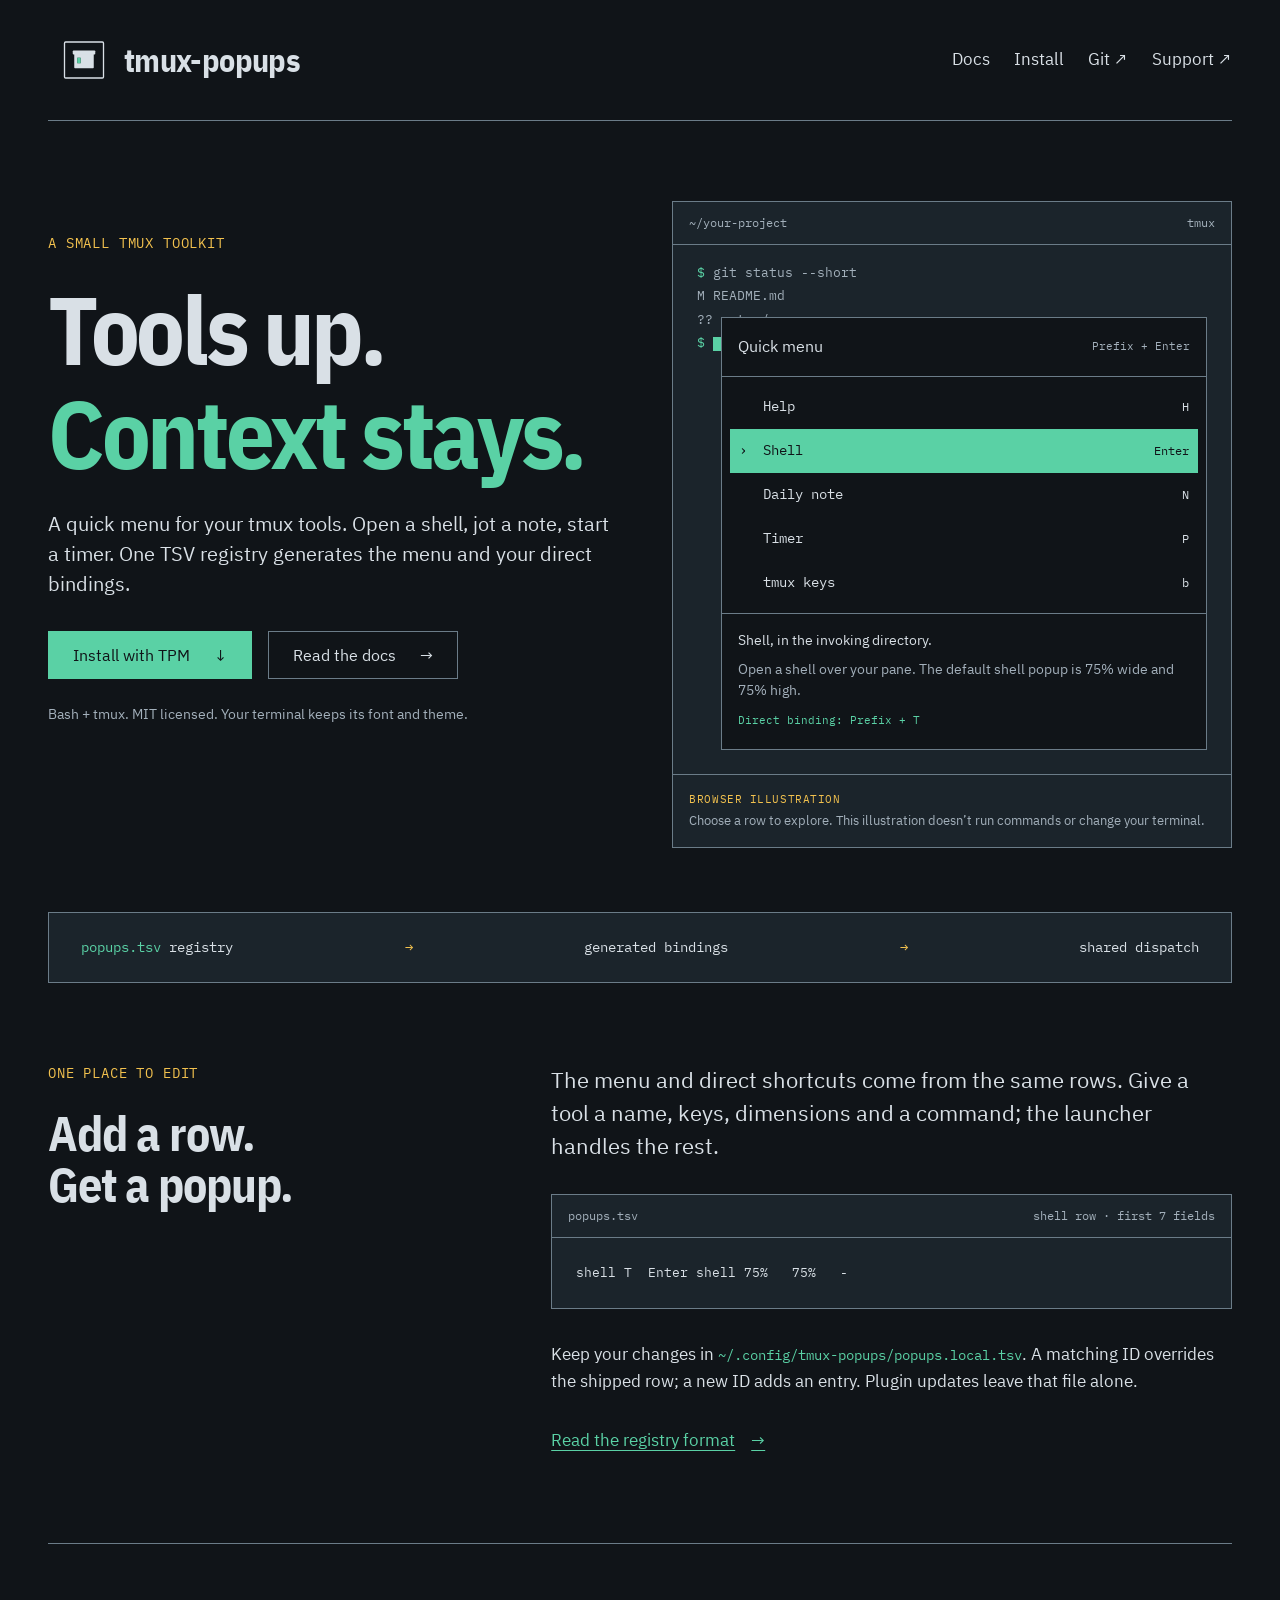
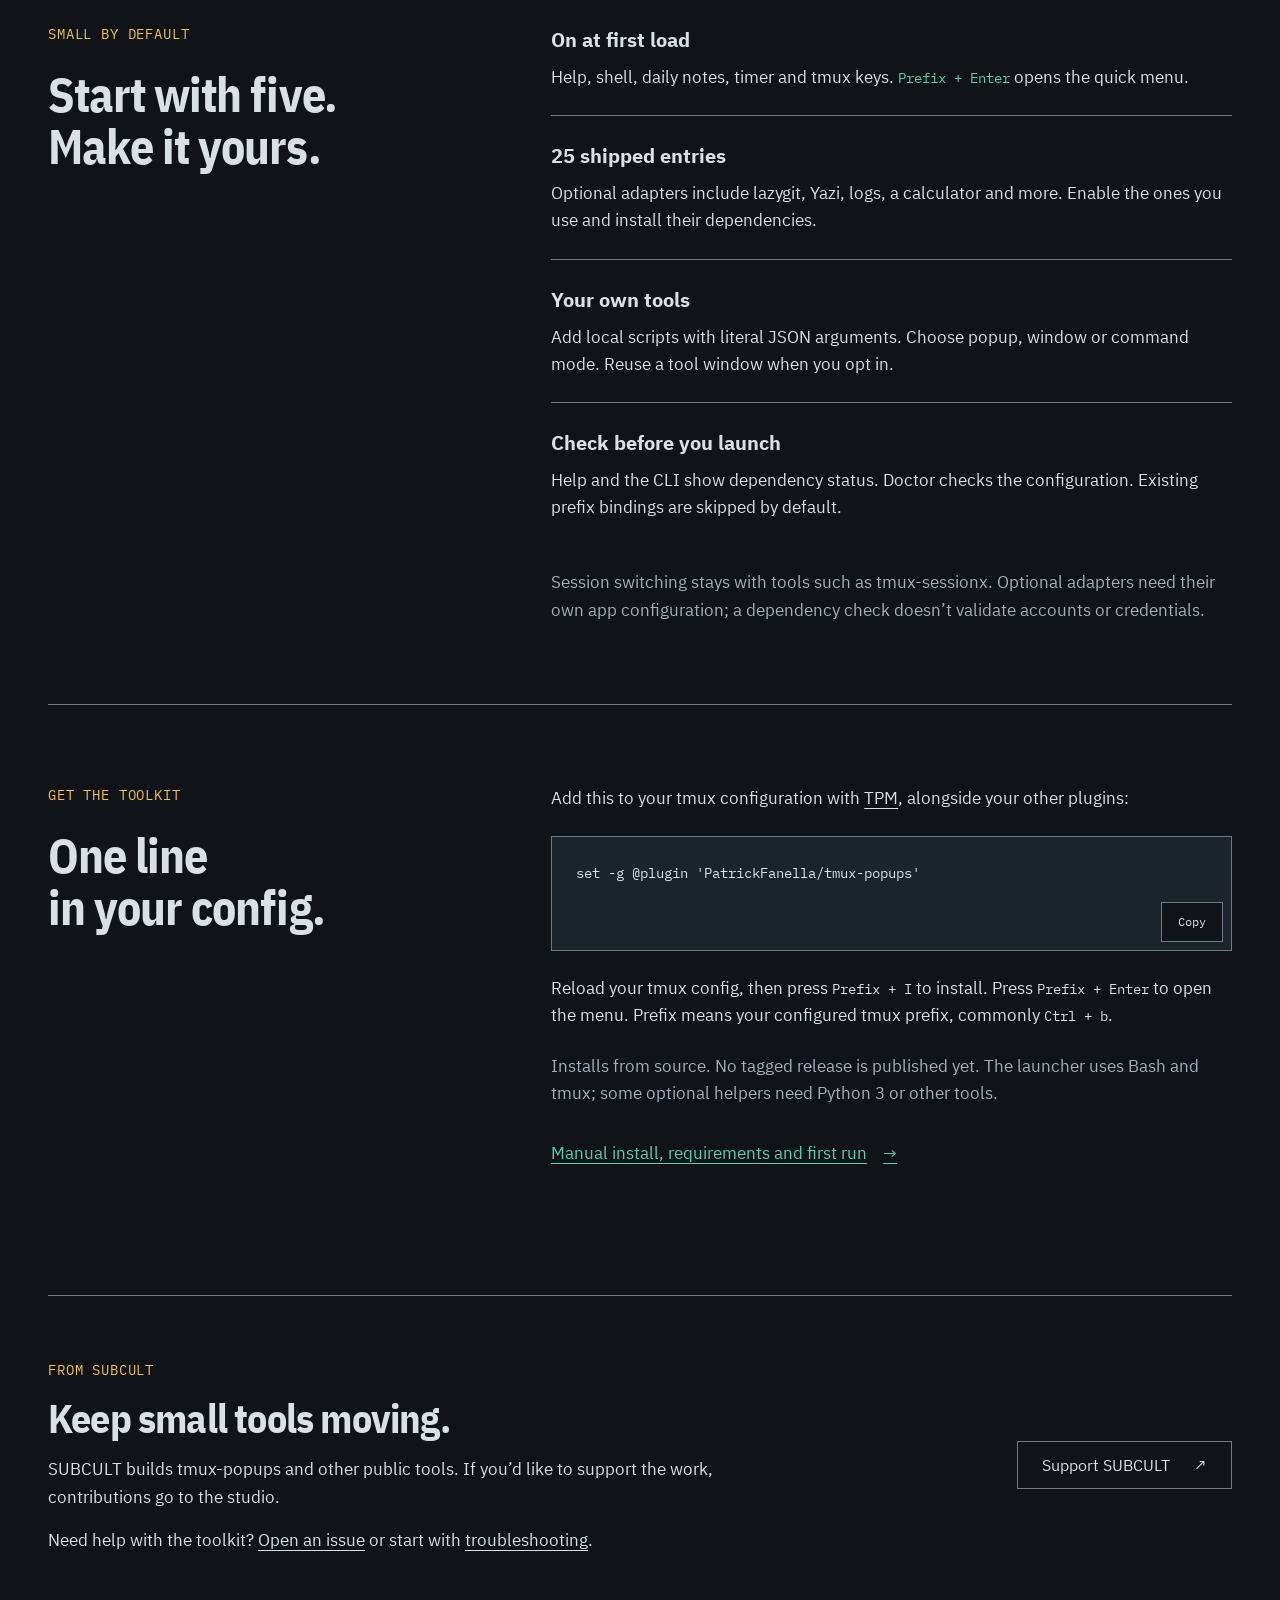
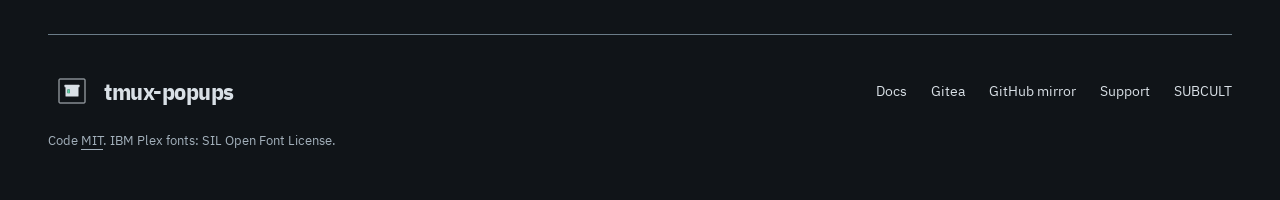
<file: site/index.html>
<!doctype html>
<html lang="en">
<head>
  <meta charset="utf-8">
  <meta name="viewport" content="width=device-width, initial-scale=1">
  <meta name="theme-color" content="#101418">
  <title>tmux-popups — a quick menu for your tmux tools</title>
  <meta name="description" content="Shell, notes, timer and your own tools, a shortcut away. A small tmux popup toolkit with one TSV registry for the quick menu and direct bindings.">
  <link rel="canonical" href="https://tmux-popups.subcult.tv/">
  <meta property="og:type" content="website">
  <meta property="og:title" content="tmux-popups — Tools up. Context stays.">
  <meta property="og:description" content="A quick menu for your tmux tools. One TSV registry for the menu and direct bindings.">
  <meta property="og:url" content="https://tmux-popups.subcult.tv/">
  <meta property="og:image" content="https://tmux-popups.subcult.tv/assets/og.png">
  <meta property="og:image:width" content="1200">
  <meta property="og:image:height" content="630">
  <meta property="og:image:alt" content="tmux-popups Instrument Panel artwork: Tools up. Context stays. An illustrated popup menu over a terminal pane.">
  <meta name="twitter:card" content="summary_large_image">
  <link rel="stylesheet" href="style.css">
  <link rel="preload" href="fonts/plex-sans-condensed-700-latin.woff2" as="font" type="font/woff2" crossorigin>
  <script src="app.js" defer></script>
</head>
<body>
  <a class="skip" href="#main">Skip to content</a>
  <header class="wrap header">
    <a class="brand" href="./" aria-label="tmux-popups home"><img src="assets/mark.svg" width="48" height="48" alt=""><span>tmux-popups</span></a>
    <nav aria-label="Main"><a href="docs/">Docs</a><a href="#install">Install</a><a href="https://git.subcult.tv/PatrickFanella/tmux-popups">Git ↗</a><a href="https://subcult.tv/support">Support ↗</a></nav>
  </header>
  <main id="main">
    <section class="wrap hero" aria-labelledby="intro">
      <div class="hero-copy">
        <p class="eyebrow">A small tmux toolkit</p>
        <h1 id="intro">Tools up.<br> <span>Context stays.</span></h1>
        <p class="lede">A quick menu for your tmux tools. Open a shell, jot a note, start a timer. One TSV registry generates the menu and your direct bindings.</p>
        <div class="actions"><a class="button primary" href="#install">Install with TPM <span aria-hidden="true">↓</span></a><a class="button" href="docs/">Read the docs <span aria-hidden="true">→</span></a></div>
        <p class="hero-note">Bash + tmux. MIT licensed. Your terminal keeps its font and theme.</p>
      </div>
      <div class="instrument" aria-label="Illustrated quick menu">
        <div class="panel-heading"><span>~/your-project</span><span>tmux</span></div>
        <div class="terminal-background" aria-hidden="true"><p><span class="mint">$</span> git status --short</p><p> M README.md</p><p>?? notes/</p><p><span class="mint">$</span> <span class="cursor"></span></p></div>
        <div class="popup">
          <div class="popup-heading"><span>Quick menu</span><kbd>Prefix + Enter</kbd></div>
          <div class="demo-choices" role="group" aria-label="Explore the default tools">
            <button type="button" data-demo="help" aria-pressed="false" disabled><span class="row-pointer" aria-hidden="true">›</span><span>Help</span><kbd>H</kbd></button>
            <button type="button" data-demo="shell" aria-pressed="true" disabled><span class="row-pointer" aria-hidden="true">›</span><span>Shell</span><kbd>Enter</kbd></button>
            <button type="button" data-demo="notes" aria-pressed="false" disabled><span class="row-pointer" aria-hidden="true">›</span><span>Daily note</span><kbd>N</kbd></button>
            <button type="button" data-demo="timer" aria-pressed="false" disabled><span class="row-pointer" aria-hidden="true">›</span><span>Timer</span><kbd>P</kbd></button>
            <button type="button" data-demo="keys" aria-pressed="false" disabled><span class="row-pointer" aria-hidden="true">›</span><span>tmux keys</span><kbd>b</kbd></button>
          </div>
          <div class="demo-detail" aria-live="polite" aria-atomic="true"><p data-demo-title>Shell, in the invoking directory.</p><p class="muted" data-demo-detail>Open a shell over your pane. The default shell popup is 75% wide and 75% high.</p><code data-demo-key>Direct binding: Prefix + T</code></div>
        </div>
        <p class="demo-caption"><span class="annotation">Browser illustration</span> <span data-demo-hint>Five default entries. In tmux, open the menu with Prefix + Enter.</span></p>
      </div>
    </section>

    <div class="wrap flow" aria-label="How the toolkit is connected"><span><b>popups.tsv</b> registry</span><span aria-hidden="true">→</span><span>generated bindings</span><span aria-hidden="true">→</span><span>shared dispatch</span></div>

    <section class="wrap section" aria-labelledby="registry-title">
      <div class="section-heading"><p class="eyebrow">One place to edit</p><h2 id="registry-title">Add a row.<br> Get a popup.</h2></div>
      <div class="explanation">
        <p class="large">The menu and direct shortcuts come from the same rows. Give a tool a name, keys, dimensions and a command; the launcher handles the rest.</p>
        <div class="registry-example"><div class="panel-heading"><span>popups.tsv</span><span>shell row · first 7 fields</span></div><pre tabindex="0" aria-label="The first seven tab-separated fields of the shell registry row">shell	T	Enter	shell	75%	75%	-</pre></div>
        <p>Keep your changes in <code>~/.config/tmux-popups/popups.local.tsv</code>. A matching ID overrides the shipped row; a new ID adds an entry. Plugin updates leave that file alone.</p>
        <a class="text-link" href="docs/#registry">Read the registry format <span aria-hidden="true">→</span></a>
      </div>
    </section>

    <section class="wrap section coverage" aria-labelledby="coverage-title">
      <div class="section-heading"><p class="eyebrow">Small by default</p><h2 id="coverage-title">Start with five.<br> Make it yours.</h2></div>
      <div class="explanation">
        <dl class="coverage-list">
          <div><dt>On at first load</dt><dd>Help, shell, daily notes, timer and tmux keys. <code>Prefix + Enter</code> opens the quick menu.</dd></div>
          <div><dt>25 shipped entries</dt><dd>Optional adapters include lazygit, Yazi, logs, a calculator and more. Enable the ones you use and install their dependencies.</dd></div>
          <div><dt>Your own tools</dt><dd>Add local scripts with literal JSON arguments. Choose popup, window or command mode. Reuse a tool window when you opt in.</dd></div>
          <div><dt>Check before you launch</dt><dd>Help and the CLI show dependency status. Doctor checks the configuration. Existing prefix bindings are skipped by default.</dd></div>
        </dl>
        <p class="muted">Session switching stays with tools such as tmux-sessionx. Optional adapters need their own app configuration; a dependency check doesn’t validate accounts or credentials.</p>
      </div>
    </section>

    <section class="wrap section" id="install" aria-labelledby="install-title">
      <div class="section-heading"><p class="eyebrow">Get the toolkit</p><h2 id="install-title">One line<br> in your config.</h2></div>
      <div class="explanation">
        <p>Add this to your tmux configuration with <a href="https://github.com/tmux-plugins/tpm">TPM</a>, alongside your other plugins:</p>
        <div class="code-block"><pre id="tpm-code" tabindex="0" aria-label="TPM configuration">set -g @plugin 'PatrickFanella/tmux-popups'</pre><button type="button" class="copy" data-copy="tpm-code" hidden>Copy</button></div>
        <p>Reload your tmux config, then press <kbd>Prefix + I</kbd> to install. Press <kbd>Prefix + Enter</kbd> to open the menu. Prefix means your configured tmux prefix, commonly <kbd>Ctrl + b</kbd>.</p>
        <p class="muted">Installs from source. No tagged release is published yet. The launcher uses Bash and tmux; some optional helpers need Python 3 or other tools.</p>
        <a class="text-link" href="docs/#install">Manual install, requirements and first run <span aria-hidden="true">→</span></a>
        <p class="copy-status" role="status" data-copy-status></p>
      </div>
    </section>

    <section class="wrap support" aria-labelledby="support-title"><div><p class="eyebrow">From SUBCULT</p><h2 id="support-title">Keep small tools moving.</h2><p>SUBCULT builds tmux-popups and other public tools. If you’d like to support the work, contributions go to the studio.</p><p>Need help with the toolkit? <a href="https://git.subcult.tv/PatrickFanella/tmux-popups/issues">Open an issue</a> or start with <a href="docs/#troubleshooting">troubleshooting</a>.</p></div><a class="button" href="https://subcult.tv/support">Support SUBCULT <span aria-hidden="true">↗</span></a></section>
  </main>
  <footer class="wrap footer"><a class="brand footer-brand" href="./"><img src="assets/mark.svg" width="32" height="32" alt=""><span>tmux-popups</span></a><nav aria-label="Footer"><a href="docs/">Docs</a><a href="https://git.subcult.tv/PatrickFanella/tmux-popups">Gitea</a><a href="https://github.com/PatrickFanella/tmux-popups">GitHub mirror</a><a href="https://subcult.tv/support">Support</a><a href="https://subcult.tv">SUBCULT</a></nav><p>Code <a href="https://github.com/PatrickFanella/tmux-popups/blob/main/LICENSE">MIT</a>. IBM Plex fonts: SIL Open Font License.</p></footer>
</body>
</html>
</file>
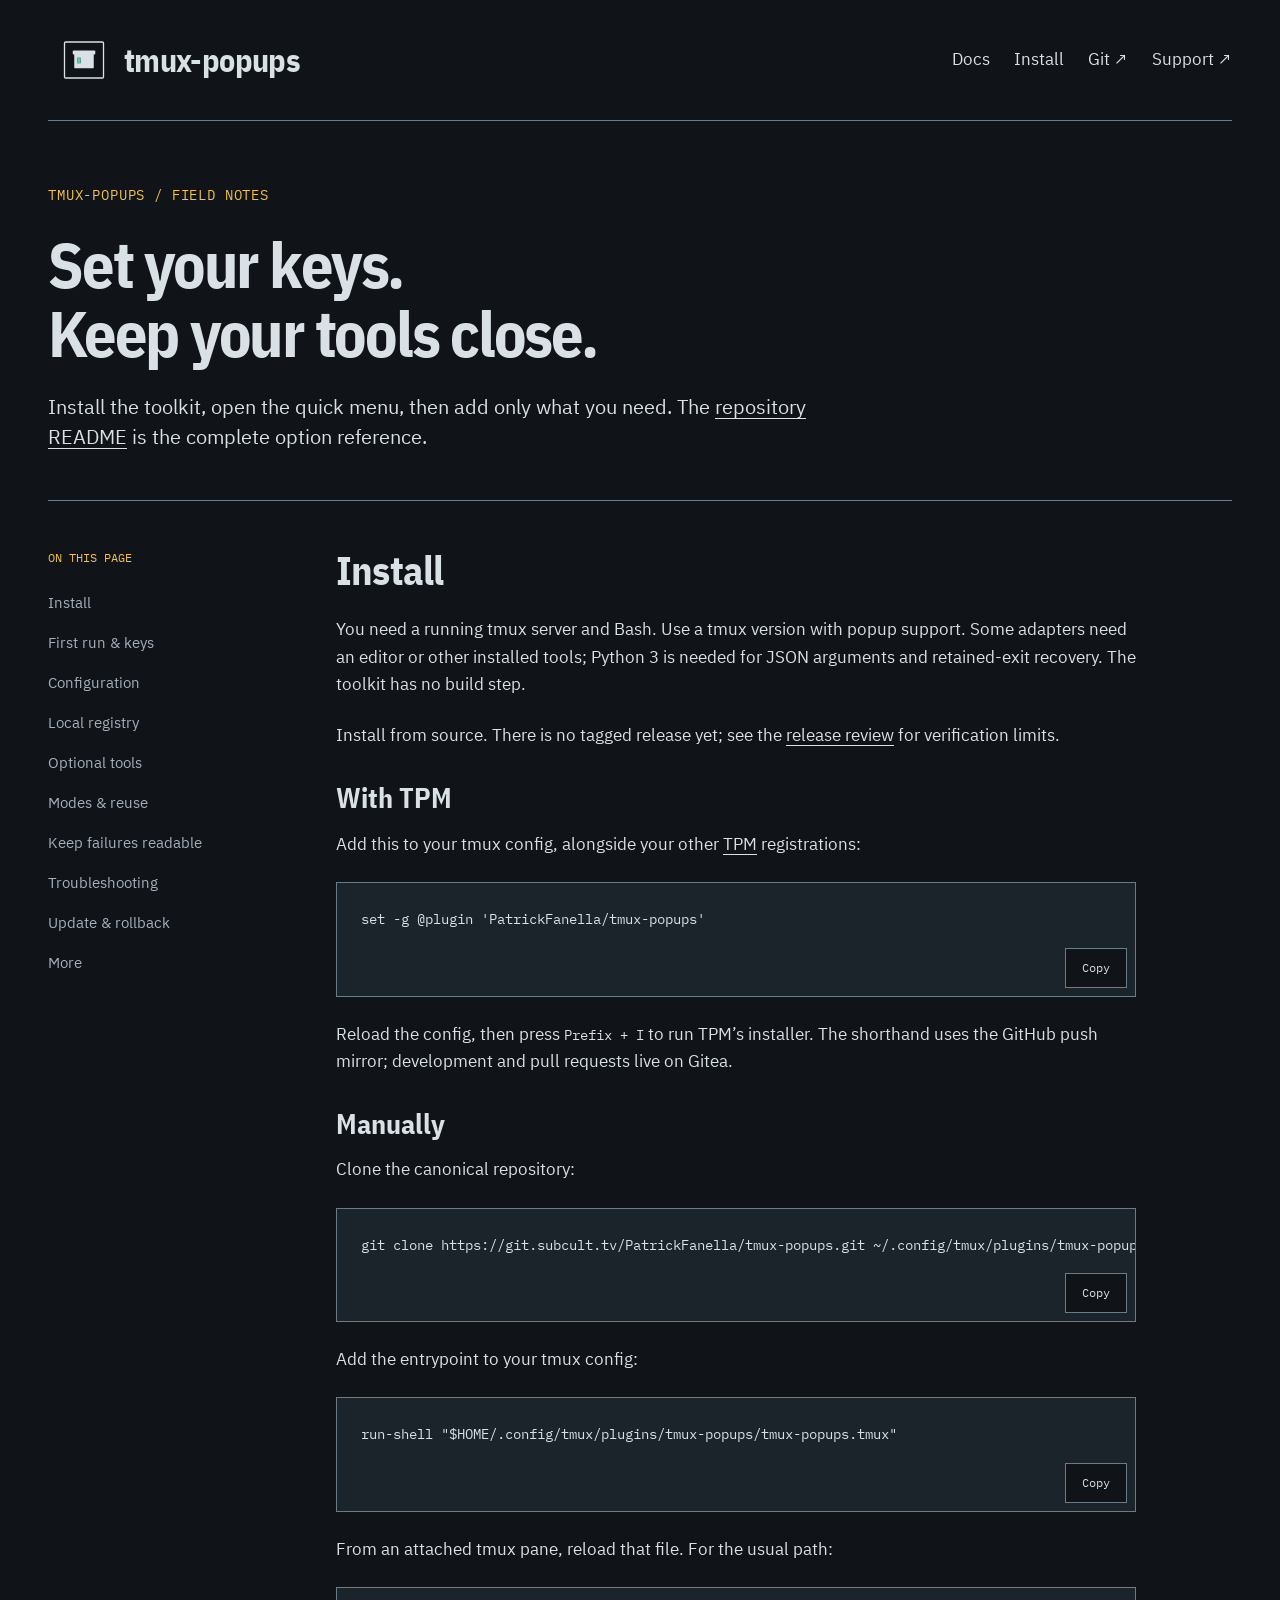
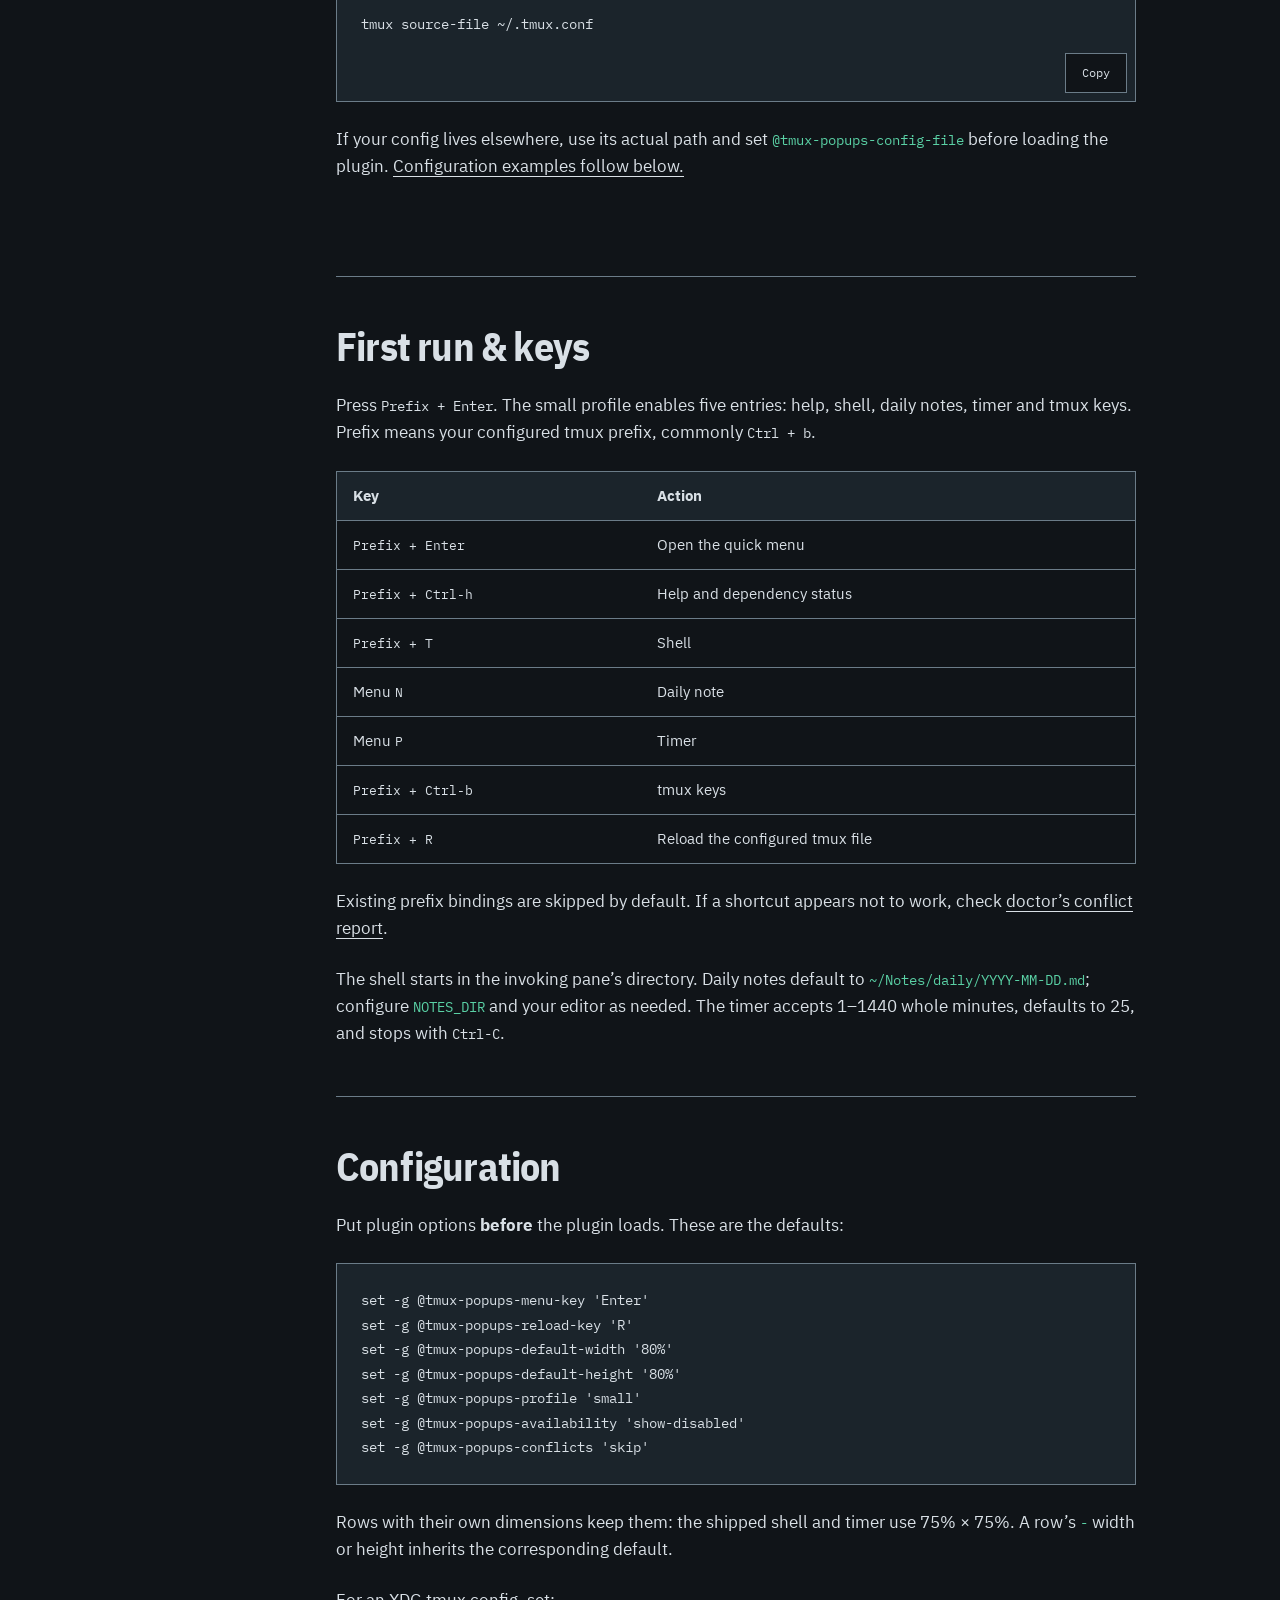
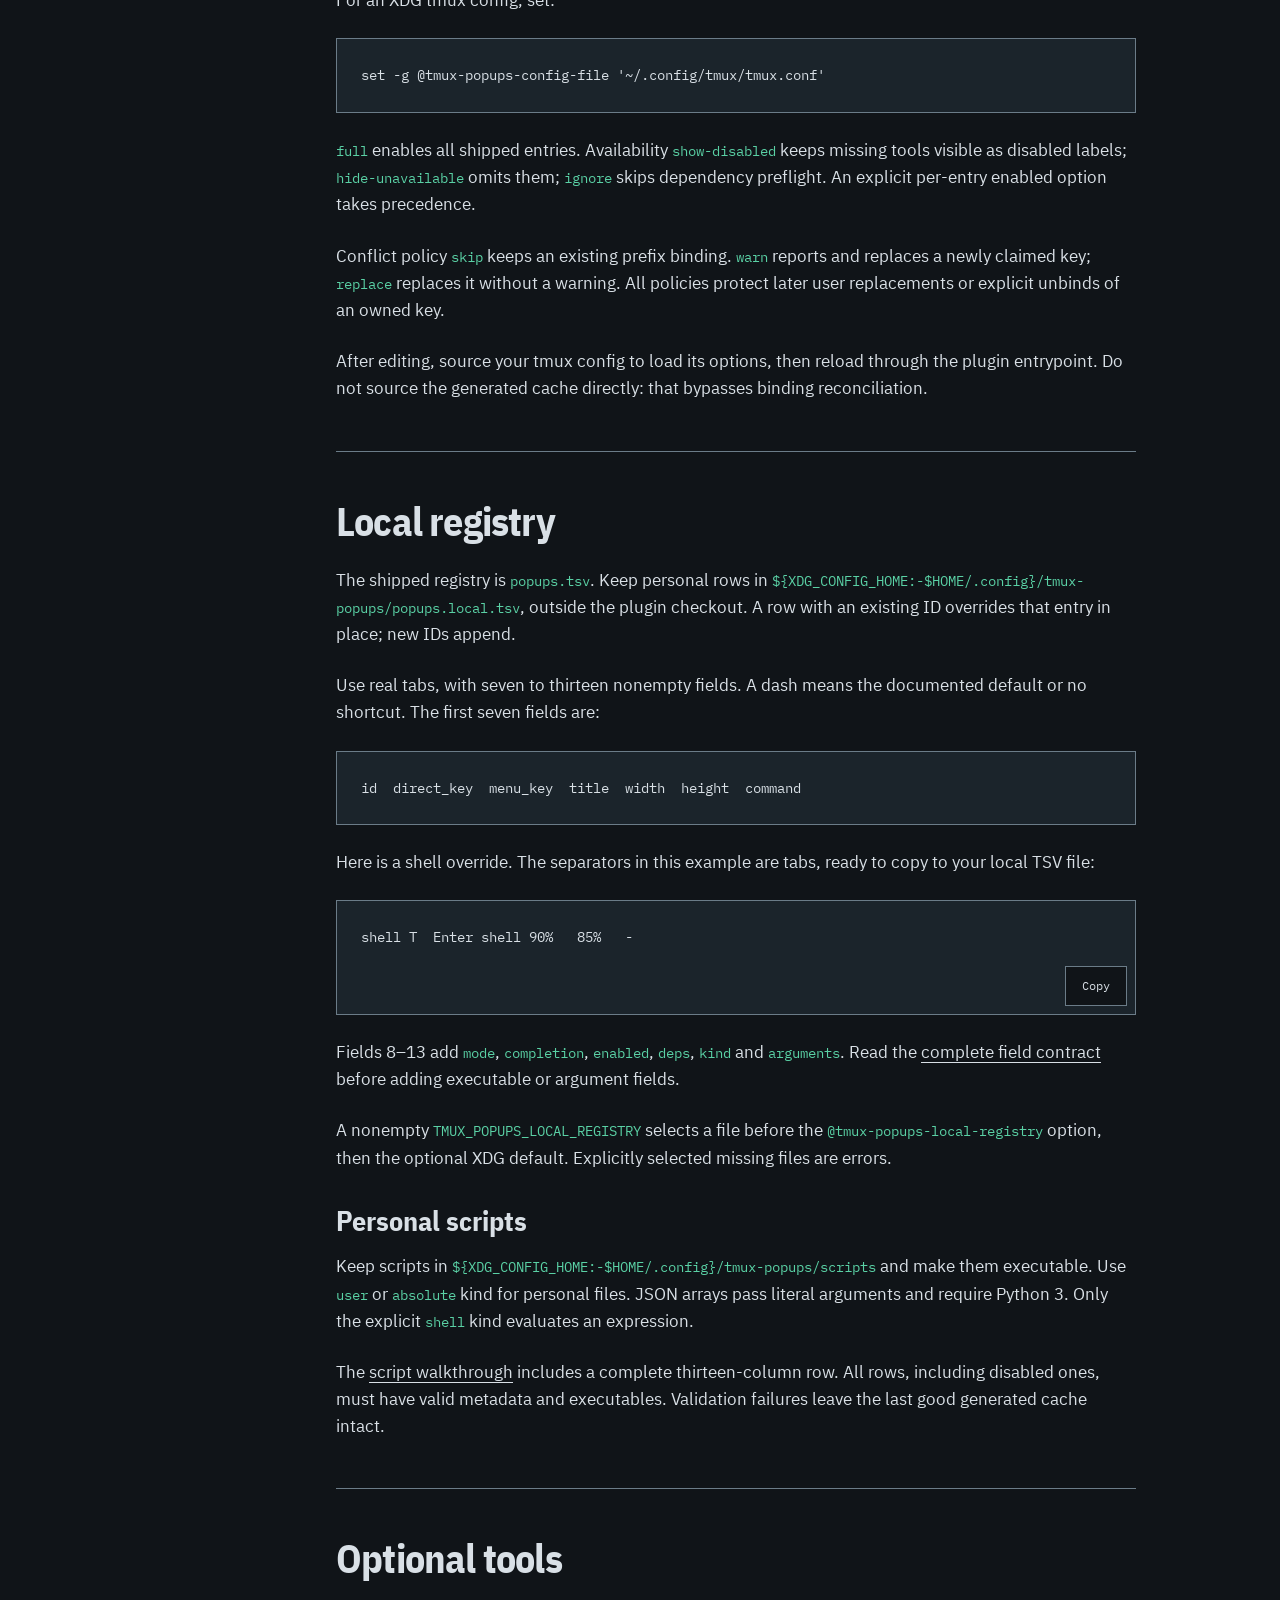
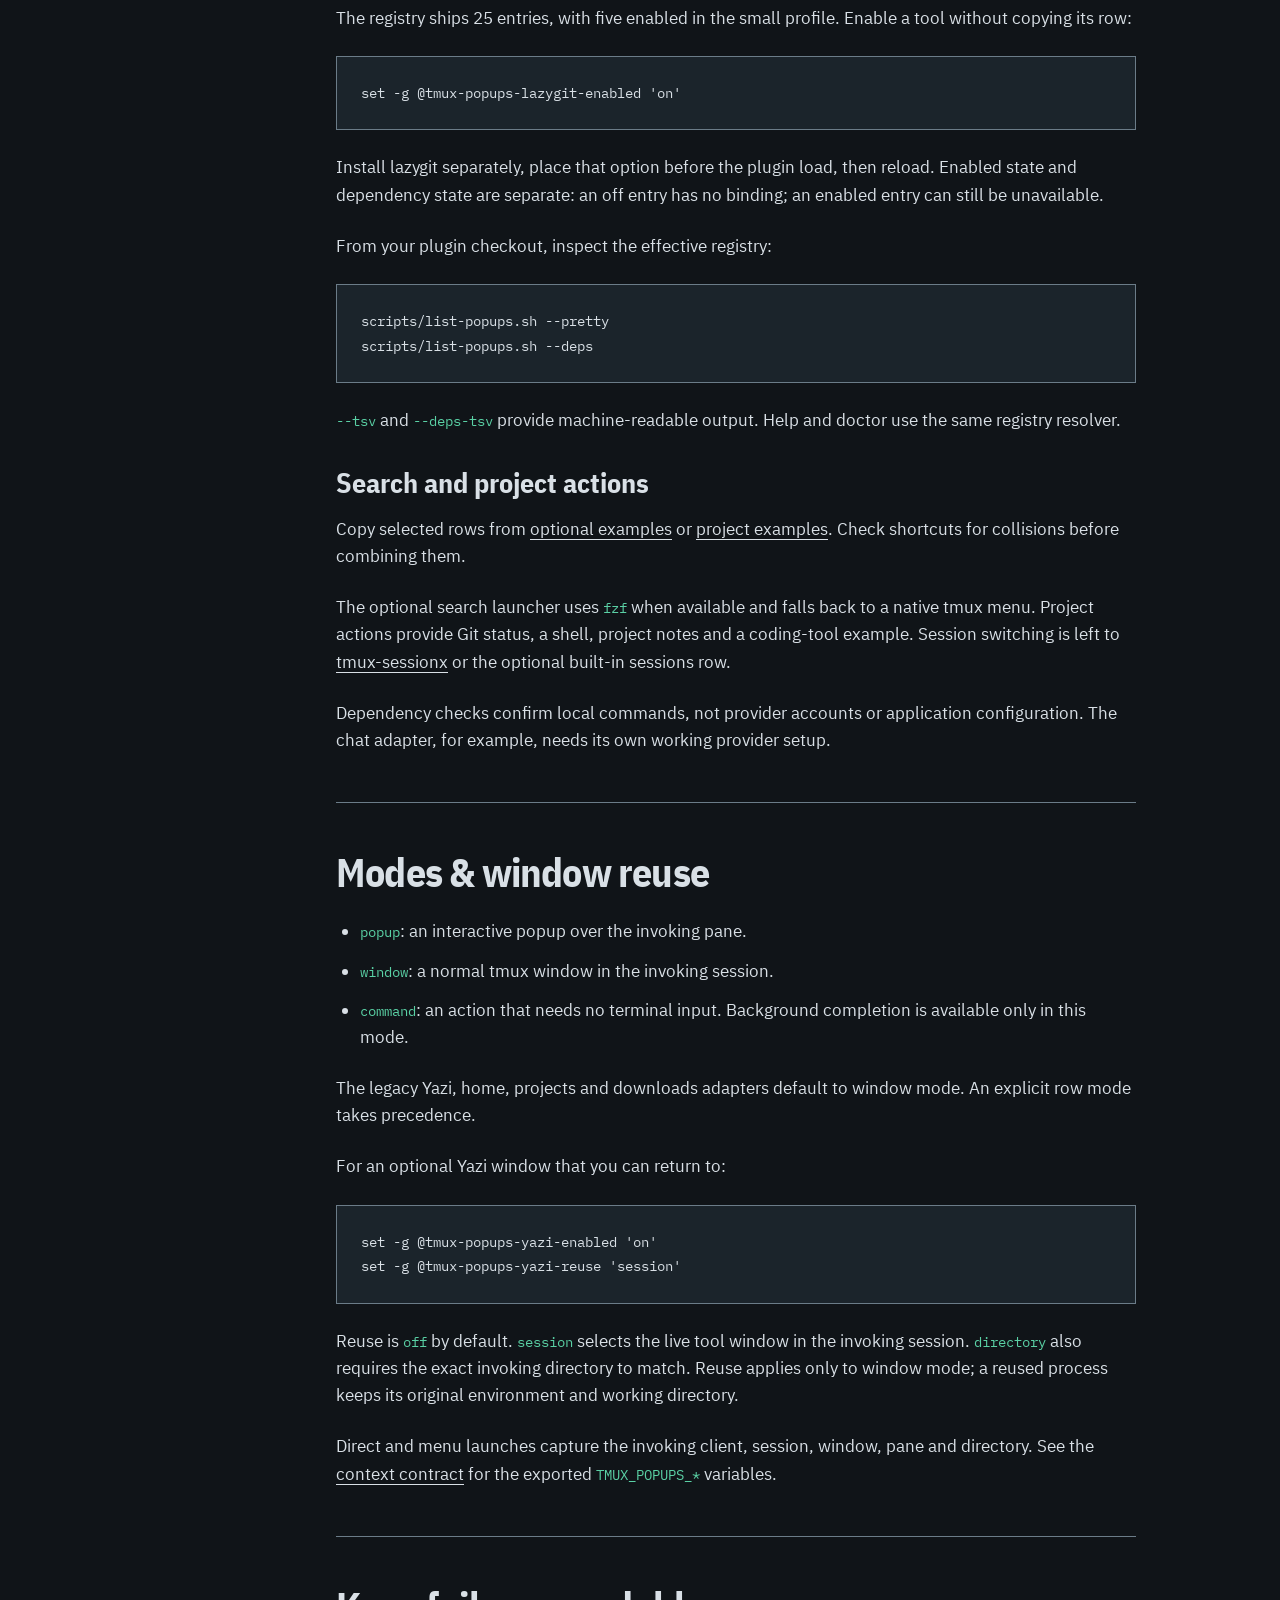
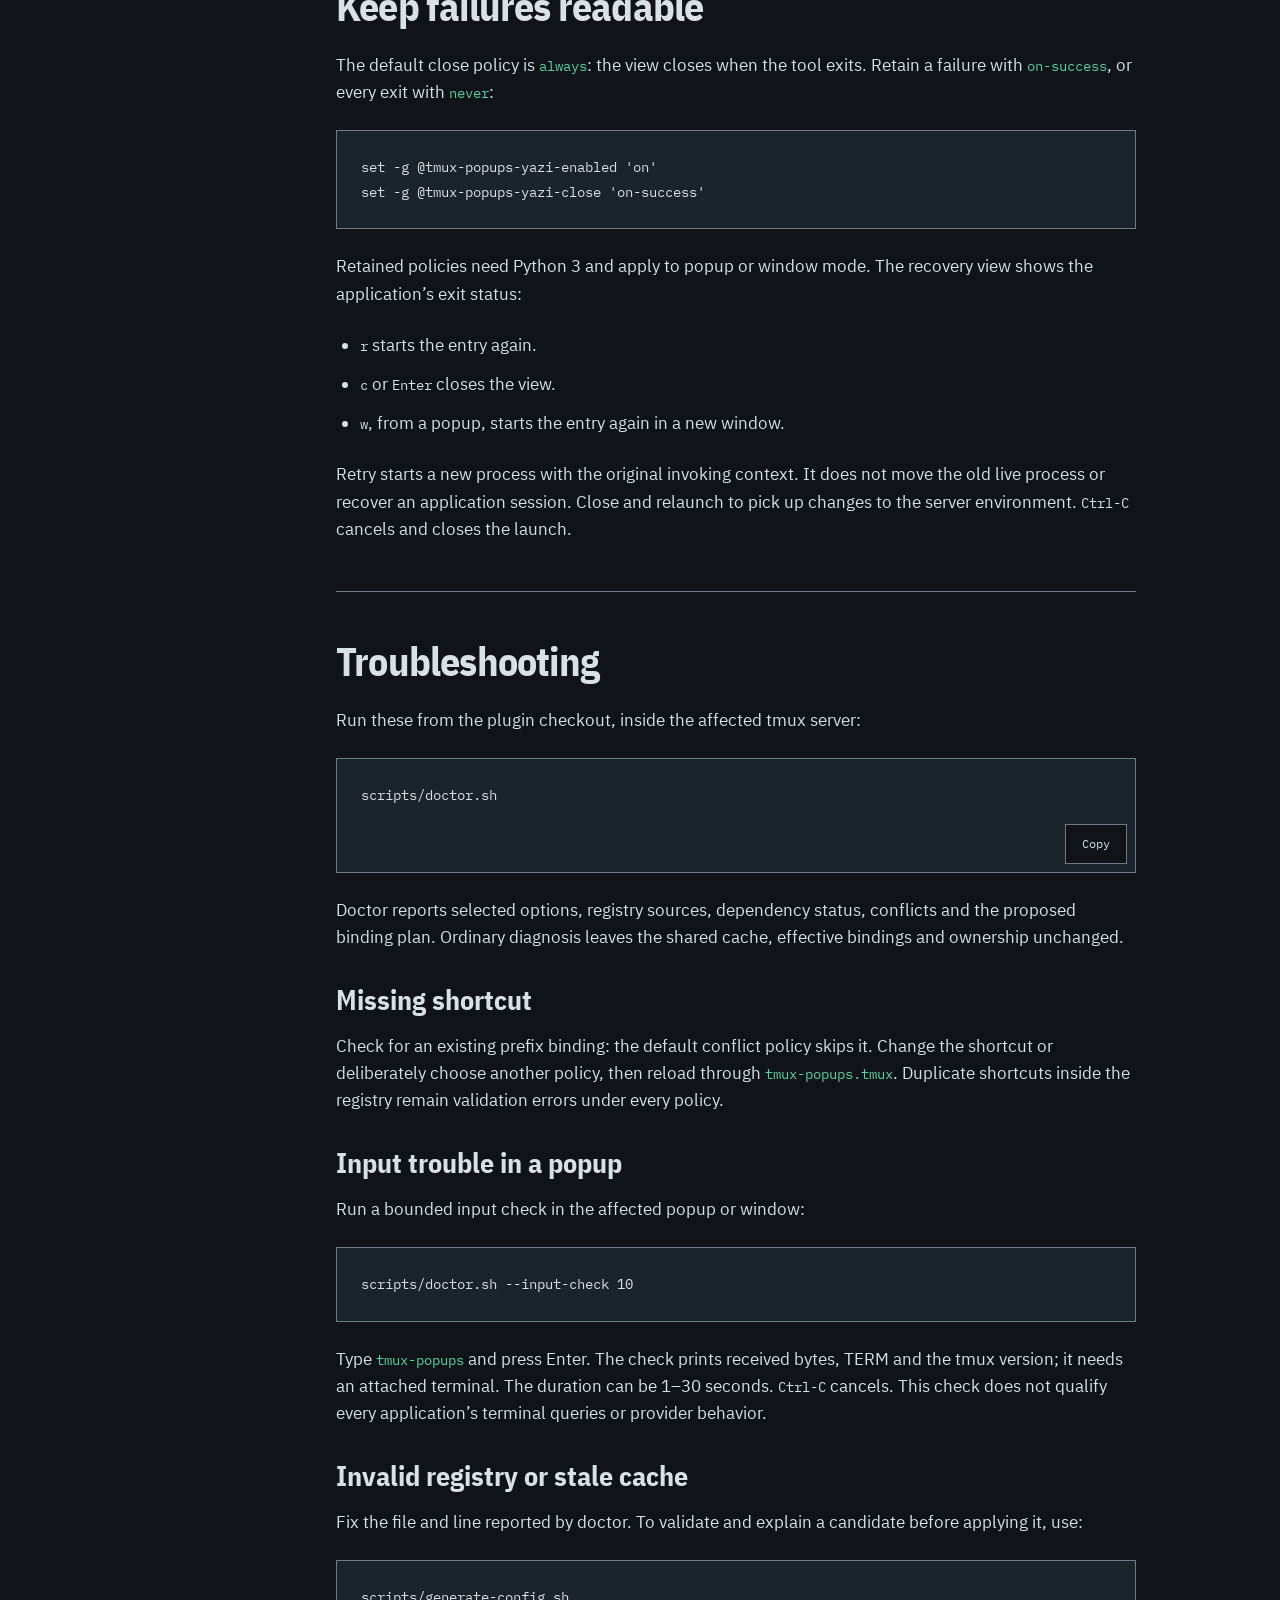
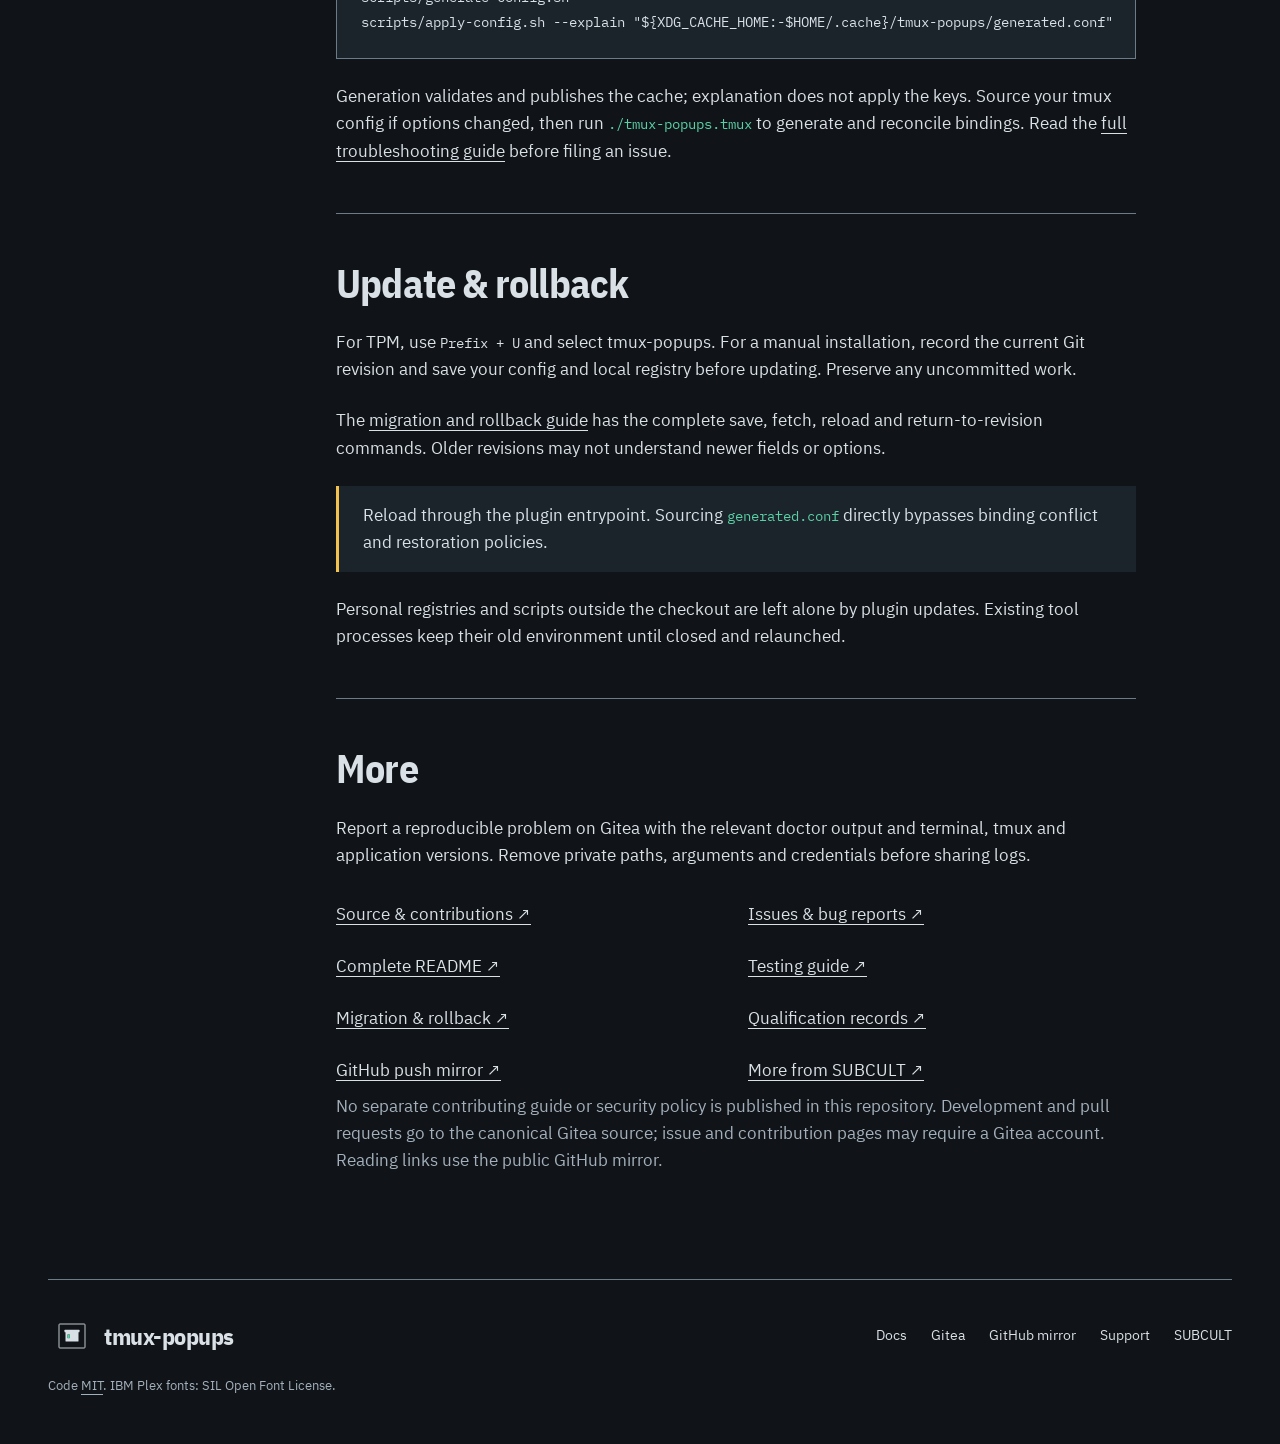
<file: site/docs/index.html>
<!doctype html>
<html lang="en">
<head>
  <meta charset="utf-8">
  <meta name="viewport" content="width=device-width, initial-scale=1">
  <meta name="theme-color" content="#101418">
  <title>tmux-popups docs — install, configure, troubleshoot</title>
  <meta name="description" content="Install tmux-popups with TPM or manually. Learn the default keys, local TSV registry, optional tools, window reuse and recovery commands.">
  <link rel="canonical" href="https://tmux-popups.subcult.tv/docs/">
  <meta property="og:type" content="website">
  <meta property="og:title" content="tmux-popups documentation">
  <meta property="og:description" content="Install the toolkit. Set your keys. Add your own tools.">
  <meta property="og:url" content="https://tmux-popups.subcult.tv/docs/">
  <meta property="og:image" content="https://tmux-popups.subcult.tv/assets/og.png">
  <meta property="og:image:alt" content="tmux-popups Instrument Panel artwork with an illustrated quick menu.">
  <meta name="twitter:card" content="summary_large_image">
  <link rel="stylesheet" href="../style.css">
  <script src="../app.js" defer></script>
</head>
<body>
  <a class="skip" href="#main">Skip to content</a>
  <header class="wrap header"><a class="brand" href="../" aria-label="tmux-popups home"><img src="../assets/mark.svg" width="48" height="48" alt=""><span>tmux-popups</span></a><nav aria-label="Main"><a href="./" aria-current="page">Docs</a><a href="#install">Install</a><a href="https://git.subcult.tv/PatrickFanella/tmux-popups">Git ↗</a><a href="https://subcult.tv/support">Support ↗</a></nav></header>
  <main id="main" class="wrap">
    <div class="docs-intro"><p class="eyebrow">tmux-popups / field notes</p><h1>Set your keys.<br> Keep your tools close.</h1><p class="lede">Install the toolkit, open the quick menu, then add only what you need. The <a href="https://github.com/PatrickFanella/tmux-popups/blob/main/README.md">repository README</a> is the complete option reference.</p></div>
    <div class="docs-layout">
      <nav class="contents" aria-label="On this page"><p>On this page</p><div><a href="#install">Install</a><a href="#first-run">First run &amp; keys</a><a href="#configure">Configuration</a><a href="#registry">Local registry</a><a href="#tools">Optional tools</a><a href="#modes">Modes &amp; reuse</a><a href="#recovery">Keep failures readable</a><a href="#troubleshooting">Troubleshooting</a><a href="#updates">Update &amp; rollback</a><a href="#more">More</a></div></nav>
      <div class="doc-content">
        <section id="install"><h2>Install</h2><p>You need a running tmux server and Bash. Use a tmux version with popup support. Some adapters need an editor or other installed tools; Python 3 is needed for JSON arguments and retained-exit recovery. The toolkit has no build step.</p><p>Install from source. There is no tagged release yet; see the <a href="https://github.com/PatrickFanella/tmux-popups/blob/main/docs/release-review-2026-11-08.md">release review</a> for verification limits.</p>
          <h3>With TPM</h3><p>Add this to your tmux config, alongside your other <a href="https://github.com/tmux-plugins/tpm">TPM</a> registrations:</p><div class="code-block"><pre id="docs-tpm" tabindex="0">set -g @plugin 'PatrickFanella/tmux-popups'</pre><button class="copy" type="button" data-copy="docs-tpm" hidden>Copy</button></div><p>Reload the config, then press <kbd>Prefix + I</kbd> to run TPM’s installer. The shorthand uses the GitHub push mirror; development and pull requests live on Gitea.</p>
          <h3>Manually</h3><p>Clone the canonical repository:</p><div class="code-block"><pre id="manual-clone" tabindex="0">git clone https://git.subcult.tv/PatrickFanella/tmux-popups.git ~/.config/tmux/plugins/tmux-popups</pre><button class="copy" type="button" data-copy="manual-clone" hidden>Copy</button></div><p>Add the entrypoint to your tmux config:</p><div class="code-block"><pre id="manual-config" tabindex="0">run-shell "$HOME/.config/tmux/plugins/tmux-popups/tmux-popups.tmux"</pre><button class="copy" type="button" data-copy="manual-config" hidden>Copy</button></div><p>From an attached tmux pane, reload that file. For the usual path:</p><div class="code-block"><pre id="reload-config" tabindex="0">tmux source-file ~/.tmux.conf</pre><button class="copy" type="button" data-copy="reload-config" hidden>Copy</button></div><p>If your config lives elsewhere, use its actual path and set <code>@tmux-popups-config-file</code> before loading the plugin. <a href="#configure">Configuration examples follow below.</a></p><p class="copy-status" role="status" data-copy-status></p>
        </section>
        <section id="first-run"><h2>First run &amp; keys</h2><p>Press <kbd>Prefix + Enter</kbd>. The small profile enables five entries: help, shell, daily notes, timer and tmux keys. Prefix means your configured tmux prefix, commonly <kbd>Ctrl + b</kbd>.</p><div class="table-scroll" tabindex="0" role="region" aria-label="Default shortcuts"><table><thead><tr><th>Key</th><th>Action</th></tr></thead><tbody><tr><td><kbd>Prefix + Enter</kbd></td><td>Open the quick menu</td></tr><tr><td><kbd>Prefix + Ctrl-h</kbd></td><td>Help and dependency status</td></tr><tr><td><kbd>Prefix + T</kbd></td><td>Shell</td></tr><tr><td>Menu <kbd>N</kbd></td><td>Daily note</td></tr><tr><td>Menu <kbd>P</kbd></td><td>Timer</td></tr><tr><td><kbd>Prefix + Ctrl-b</kbd></td><td>tmux keys</td></tr><tr><td><kbd>Prefix + R</kbd></td><td>Reload the configured tmux file</td></tr></tbody></table></div><p>Existing prefix bindings are skipped by default. If a shortcut appears not to work, check <a href="#troubleshooting">doctor’s conflict report</a>.</p><p>The shell starts in the invoking pane’s directory. Daily notes default to <code>~/Notes/daily/YYYY-MM-DD.md</code>; configure <code>NOTES_DIR</code> and your editor as needed. The timer accepts 1–1440 whole minutes, defaults to 25, and stops with <kbd>Ctrl-C</kbd>.</p></section>
        <section id="configure"><h2>Configuration</h2><p>Put plugin options <strong>before</strong> the plugin loads. These are the defaults:</p><div class="code-block"><pre tabindex="0">set -g @tmux-popups-menu-key 'Enter'
set -g @tmux-popups-reload-key 'R'
set -g @tmux-popups-default-width '80%'
set -g @tmux-popups-default-height '80%'
set -g @tmux-popups-profile 'small'
set -g @tmux-popups-availability 'show-disabled'
set -g @tmux-popups-conflicts 'skip'</pre></div><p>Rows with their own dimensions keep them: the shipped shell and timer use 75% × 75%. A row’s <code>-</code> width or height inherits the corresponding default.</p><p>For an XDG tmux config, set:</p><div class="code-block"><pre tabindex="0">set -g @tmux-popups-config-file '~/.config/tmux/tmux.conf'</pre></div><p><code>full</code> enables all shipped entries. Availability <code>show-disabled</code> keeps missing tools visible as disabled labels; <code>hide-unavailable</code> omits them; <code>ignore</code> skips dependency preflight. An explicit per-entry enabled option takes precedence.</p><p>Conflict policy <code>skip</code> keeps an existing prefix binding. <code>warn</code> reports and replaces a newly claimed key; <code>replace</code> replaces it without a warning. All policies protect later user replacements or explicit unbinds of an owned key.</p><p>After editing, source your tmux config to load its options, then reload through the plugin entrypoint. Do not source the generated cache directly: that bypasses binding reconciliation.</p></section>
        <section id="registry"><h2>Local registry</h2><p>The shipped registry is <code>popups.tsv</code>. Keep personal rows in <code>${XDG_CONFIG_HOME:-$HOME/.config}/tmux-popups/popups.local.tsv</code>, outside the plugin checkout. A row with an existing ID overrides that entry in place; new IDs append.</p><p>Use real tabs, with seven to thirteen nonempty fields. A dash means the documented default or no shortcut. The first seven fields are:</p><div class="code-block"><pre tabindex="0">id  direct_key  menu_key  title  width  height  command</pre></div><p>Here is a shell override. The separators in this example are tabs, ready to copy to your local TSV file:</p><div class="code-block"><pre id="registry-row" tabindex="0">shell	T	Enter	shell	90%	85%	-</pre><button class="copy" type="button" data-copy="registry-row" hidden>Copy</button></div><p>Fields 8–13 add <code>mode</code>, <code>completion</code>, <code>enabled</code>, <code>deps</code>, <code>kind</code> and <code>arguments</code>. Read the <a href="https://github.com/PatrickFanella/tmux-popups/blob/main/README.md#registry-format">complete field contract</a> before adding executable or argument fields.</p><p>A nonempty <code>TMUX_POPUPS_LOCAL_REGISTRY</code> selects a file before the <code>@tmux-popups-local-registry</code> option, then the optional XDG default. Explicitly selected missing files are errors.</p><h3>Personal scripts</h3><p>Keep scripts in <code>${XDG_CONFIG_HOME:-$HOME/.config}/tmux-popups/scripts</code> and make them executable. Use <code>user</code> or <code>absolute</code> kind for personal files. JSON arrays pass literal arguments and require Python 3. Only the explicit <code>shell</code> kind evaluates an expression.</p><p>The <a href="https://github.com/PatrickFanella/tmux-popups/blob/main/README.md#create-a-popup-script">script walkthrough</a> includes a complete thirteen-column row. All rows, including disabled ones, must have valid metadata and executables. Validation failures leave the last good generated cache intact.</p></section>
        <section id="tools"><h2>Optional tools</h2><p>The registry ships 25 entries, with five enabled in the small profile. Enable a tool without copying its row:</p><div class="code-block"><pre tabindex="0">set -g @tmux-popups-lazygit-enabled 'on'</pre></div><p>Install lazygit separately, place that option before the plugin load, then reload. Enabled state and dependency state are separate: an off entry has no binding; an enabled entry can still be unavailable.</p><p>From your plugin checkout, inspect the effective registry:</p><div class="code-block"><pre tabindex="0">scripts/list-popups.sh --pretty
scripts/list-popups.sh --deps</pre></div><p><code>--tsv</code> and <code>--deps-tsv</code> provide machine-readable output. Help and doctor use the same registry resolver.</p><h3>Search and project actions</h3><p>Copy selected rows from <a href="https://github.com/PatrickFanella/tmux-popups/blob/main/examples/popups.optional.tsv">optional examples</a> or <a href="https://github.com/PatrickFanella/tmux-popups/blob/main/examples/popups.project.tsv">project examples</a>. Check shortcuts for collisions before combining them.</p><p>The optional search launcher uses <code>fzf</code> when available and falls back to a native tmux menu. Project actions provide Git status, a shell, project notes and a coding-tool example. Session switching is left to <a href="https://github.com/omerxx/tmux-sessionx">tmux-sessionx</a> or the optional built-in sessions row.</p><p>Dependency checks confirm local commands, not provider accounts or application configuration. The chat adapter, for example, needs its own working provider setup.</p></section>
        <section id="modes"><h2>Modes &amp; window reuse</h2><ul><li><code>popup</code>: an interactive popup over the invoking pane.</li><li><code>window</code>: a normal tmux window in the invoking session.</li><li><code>command</code>: an action that needs no terminal input. Background completion is available only in this mode.</li></ul><p>The legacy Yazi, home, projects and downloads adapters default to window mode. An explicit row mode takes precedence.</p><p>For an optional Yazi window that you can return to:</p><div class="code-block"><pre tabindex="0">set -g @tmux-popups-yazi-enabled 'on'
set -g @tmux-popups-yazi-reuse 'session'</pre></div><p>Reuse is <code>off</code> by default. <code>session</code> selects the live tool window in the invoking session. <code>directory</code> also requires the exact invoking directory to match. Reuse applies only to window mode; a reused process keeps its original environment and working directory.</p><p>Direct and menu launches capture the invoking client, session, window, pane and directory. See the <a href="https://github.com/PatrickFanella/tmux-popups/blob/main/README.md#invoking-context">context contract</a> for the exported <code>TMUX_POPUPS_*</code> variables.</p></section>
        <section id="recovery"><h2>Keep failures readable</h2><p>The default close policy is <code>always</code>: the view closes when the tool exits. Retain a failure with <code>on-success</code>, or every exit with <code>never</code>:</p><div class="code-block"><pre tabindex="0">set -g @tmux-popups-yazi-enabled 'on'
set -g @tmux-popups-yazi-close 'on-success'</pre></div><p>Retained policies need Python 3 and apply to popup or window mode. The recovery view shows the application’s exit status:</p><ul><li><kbd>r</kbd> starts the entry again.</li><li><kbd>c</kbd> or <kbd>Enter</kbd> closes the view.</li><li><kbd>w</kbd>, from a popup, starts the entry again in a new window.</li></ul><p>Retry starts a new process with the original invoking context. It does not move the old live process or recover an application session. Close and relaunch to pick up changes to the server environment. <kbd>Ctrl-C</kbd> cancels and closes the launch.</p></section>
        <section id="troubleshooting"><h2>Troubleshooting</h2><p>Run these from the plugin checkout, inside the affected tmux server:</p><div class="code-block"><pre id="doctor-code" tabindex="0">scripts/doctor.sh</pre><button class="copy" type="button" data-copy="doctor-code" hidden>Copy</button></div><p>Doctor reports selected options, registry sources, dependency status, conflicts and the proposed binding plan. Ordinary diagnosis leaves the shared cache, effective bindings and ownership unchanged.</p><h3>Missing shortcut</h3><p>Check for an existing prefix binding: the default conflict policy skips it. Change the shortcut or deliberately choose another policy, then reload through <code>tmux-popups.tmux</code>. Duplicate shortcuts inside the registry remain validation errors under every policy.</p><h3>Input trouble in a popup</h3><p>Run a bounded input check in the affected popup or window:</p><div class="code-block"><pre tabindex="0">scripts/doctor.sh --input-check 10</pre></div><p>Type <code>tmux-popups</code> and press Enter. The check prints received bytes, TERM and the tmux version; it needs an attached terminal. The duration can be 1–30 seconds. <kbd>Ctrl-C</kbd> cancels. This check does not qualify every application’s terminal queries or provider behavior.</p><h3>Invalid registry or stale cache</h3><p>Fix the file and line reported by doctor. To validate and explain a candidate before applying it, use:</p><div class="code-block"><pre tabindex="0">scripts/generate-config.sh
scripts/apply-config.sh --explain "${XDG_CACHE_HOME:-$HOME/.cache}/tmux-popups/generated.conf"</pre></div><p>Generation validates and publishes the cache; explanation does not apply the keys. Source your tmux config if options changed, then run <code>./tmux-popups.tmux</code> to generate and reconcile bindings. Read the <a href="https://github.com/PatrickFanella/tmux-popups/blob/main/docs/troubleshooting.md">full troubleshooting guide</a> before filing an issue.</p></section>
        <section id="updates"><h2>Update &amp; rollback</h2><p>For TPM, use <kbd>Prefix + U</kbd> and select tmux-popups. For a manual installation, record the current Git revision and save your config and local registry before updating. Preserve any uncommitted work.</p><p>The <a href="https://github.com/PatrickFanella/tmux-popups/blob/main/docs/migration.md">migration and rollback guide</a> has the complete save, fetch, reload and return-to-revision commands. Older revisions may not understand newer fields or options.</p><div class="note"><p>Reload through the plugin entrypoint. Sourcing <code>generated.conf</code> directly bypasses binding conflict and restoration policies.</p></div><p>Personal registries and scripts outside the checkout are left alone by plugin updates. Existing tool processes keep their old environment until closed and relaunched.</p></section>
        <section id="more"><h2>More</h2><p>Report a reproducible problem on Gitea with the relevant doctor output and terminal, tmux and application versions. Remove private paths, arguments and credentials before sharing logs.</p><div class="more-links"><a href="https://git.subcult.tv/PatrickFanella/tmux-popups">Source &amp; contributions ↗</a><a href="https://git.subcult.tv/PatrickFanella/tmux-popups/issues">Issues &amp; bug reports ↗</a><a href="https://github.com/PatrickFanella/tmux-popups/blob/main/README.md">Complete README ↗</a><a href="https://github.com/PatrickFanella/tmux-popups/blob/main/tests/README.md">Testing guide ↗</a><a href="https://github.com/PatrickFanella/tmux-popups/blob/main/docs/migration.md">Migration &amp; rollback ↗</a><a href="https://github.com/PatrickFanella/tmux-popups/blob/main/docs/verification/README.md">Qualification records ↗</a><a href="https://github.com/PatrickFanella/tmux-popups">GitHub push mirror ↗</a><a href="https://subcult.tv">More from SUBCULT ↗</a></div><p class="muted">No separate contributing guide or security policy is published in this repository. Development and pull requests go to the canonical Gitea source; issue and contribution pages may require a Gitea account. Reading links use the public GitHub mirror.</p></section>
      </div>
    </div>
  </main>
  <footer class="wrap footer"><a class="brand footer-brand" href="../"><img src="../assets/mark.svg" width="32" height="32" alt=""><span>tmux-popups</span></a><nav aria-label="Footer"><a href="./">Docs</a><a href="https://git.subcult.tv/PatrickFanella/tmux-popups">Gitea</a><a href="https://github.com/PatrickFanella/tmux-popups">GitHub mirror</a><a href="https://subcult.tv/support">Support</a><a href="https://subcult.tv">SUBCULT</a></nav><p>Code <a href="https://github.com/PatrickFanella/tmux-popups/blob/main/LICENSE">MIT</a>. IBM Plex fonts: SIL Open Font License.</p></footer>
</body>
</html>
</file>
<file: site/style.css>
/* Latin web subsets of IBM Plex; internal families renamed under the OFL. */
@font-face{font-family:"Tmux Panel Condensed";font-style:normal;font-weight:700;font-display:swap;src:url("fonts/plex-sans-condensed-700-latin.woff2") format("woff2")}
@font-face{font-family:"Tmux Panel Sans";font-style:normal;font-weight:400;font-display:swap;src:url("fonts/plex-sans-400-latin.woff2") format("woff2")}
@font-face{font-family:"Tmux Panel Sans";font-style:normal;font-weight:700;font-display:swap;src:url("fonts/plex-sans-700-latin.woff2") format("woff2")}
@font-face{font-family:"Tmux Panel Mono";font-style:normal;font-weight:400;font-display:swap;src:url("fonts/plex-mono-400-latin.woff2") format("woff2")}
:root{
  color-scheme:dark;
  --canvas:#101418;
  --text:#d9e0e6;
  --mint:#5ad1a5;
  --amber:#f2c14e;
  --surface:#1b242b;
  --muted:#a3b0bb;
  --border:#6b7c88;
  --display:"Tmux Panel Condensed","Arial Narrow",sans-serif;
  --body:"Tmux Panel Sans",Arial,sans-serif;
  --mono:"Tmux Panel Mono",monospace;
}
*{box-sizing:border-box}
html{scroll-padding-top:24px}
body{margin:0;background:var(--canvas);color:var(--text);font-family:var(--body);font-size:17px;line-height:1.6;font-synthesis:none}
a{color:inherit;text-underline-offset:4px;text-decoration-thickness:1px}
a:hover{color:var(--mint)}
button{font:inherit;color:inherit;cursor:pointer;border-radius:0}
button:disabled{cursor:default}
button[hidden],[hidden]{display:none!important}
:focus-visible{outline:3px solid var(--mint);outline-offset:5px}
::selection{background:var(--mint);color:var(--canvas)}
h1,h2,h3{font-family:var(--display);font-weight:700;line-height:1.08;margin:0 0 24px}
h1{font-size:clamp(56px,7.5vw,96px);letter-spacing:-.035em}
h2{font-size:clamp(36px,4vw,48px);letter-spacing:-.02em}
h3{font-size:28px;line-height:1.2;margin-top:32px;margin-bottom:16px}
p{margin:0 0 24px}
img{display:block;max-width:100%;height:auto}
code,kbd,pre{font-family:var(--mono);font-size:.85em;font-weight:400}
code{overflow-wrap:anywhere;color:var(--mint)}
kbd{white-space:nowrap}
pre{margin:0;line-height:1.7;white-space:pre;overflow:auto;padding:24px;color:var(--text);tab-size:3}
pre code{font-size:inherit;color:inherit;overflow-wrap:normal}
pre:focus-visible{outline-offset:-4px}
.wrap{width:min(1184px,calc(100% - 96px));margin-inline:auto}
.skip{position:fixed;top:8px;left:16px;z-index:10;padding:8px 16px;background:var(--mint);color:var(--canvas);transform:translateY(-160%)}
.skip:focus{transform:none;color:var(--canvas)}
.header{display:flex;justify-content:space-between;align-items:center;gap:24px;padding-block:24px;border-bottom:1px solid var(--border)}
.brand{display:inline-flex;align-items:center;gap:16px;font:700 32px/1 var(--display);text-decoration:none;letter-spacing:-.02em;padding:12px}
.brand img{flex:none}
.header nav,.footer nav{display:flex;flex-wrap:wrap;gap:8px 24px;align-items:center}
.header nav a,.footer nav a{display:inline-flex;align-items:center;min-height:44px;text-decoration:none}
.header nav a:hover,.footer nav a:hover{text-decoration:underline}
.eyebrow{font:400 14px/1.5 var(--mono);letter-spacing:.06em;text-transform:uppercase;color:var(--amber);margin-bottom:24px}
.hero{display:grid;grid-template-columns:1.03fr 1fr;gap:48px;align-items:center;padding-block:80px 64px}
.hero-copy{align-self:start;padding-top:32px}
.hero h1 span{color:var(--mint)}
.lede{font-size:20px;line-height:1.5;max-width:34em;margin-bottom:32px}
.actions{display:flex;flex-wrap:wrap;gap:16px;margin-bottom:24px}
.button{display:inline-flex;align-items:center;justify-content:space-between;gap:24px;min-height:48px;padding:8px 24px;border:1px solid var(--border);text-decoration:none;font-size:16px;line-height:1.5}
.button:hover{border-color:var(--mint);background:var(--surface)}
.button.primary{background:var(--mint);border-color:var(--mint);color:var(--canvas)}
.button.primary:hover{text-decoration:underline}
.hero-note,.muted{color:var(--muted)}
.hero-note{font-size:14px;max-width:31em;margin:0}
.instrument{position:relative;border:1px solid var(--border);min-width:0;background:var(--surface)}
.panel-heading{display:flex;align-items:center;justify-content:space-between;flex-wrap:wrap;gap:8px;padding:12px 16px;border-bottom:1px solid var(--border);font:400 12px/1.5 var(--mono);color:var(--muted)}
.terminal-background{padding:16px 24px 0;font:400 13px/1.8 var(--mono);height:112px;color:var(--muted)}
.terminal-background p{margin:0}
.mint{color:var(--mint)}
.cursor{display:inline-block;width:8px;height:14px;background:var(--mint);vertical-align:middle}
.popup{position:relative;margin:-40px 24px 24px 48px;background:var(--canvas);border:1px solid var(--border)}
.popup-heading{display:flex;justify-content:space-between;align-items:center;flex-wrap:wrap;gap:8px;padding:16px;border-bottom:1px solid var(--border);font-size:16px}
.popup-heading kbd{color:var(--muted);font-size:11px}
.demo-choices{padding:8px}
.demo-choices button{display:grid;grid-template-columns:16px 1fr auto;width:100%;gap:8px;align-items:center;text-align:left;min-height:44px;border:1px solid transparent;padding:8px;background:transparent;font-family:var(--mono);font-size:14px}
.demo-choices button kbd{font-size:12px}
.demo-choices button[aria-pressed="true"]{color:var(--canvas);background:var(--mint)}
.row-pointer{visibility:hidden}
[aria-pressed="true"] .row-pointer{visibility:visible}
.demo-choices button:not(:disabled):hover{border-color:var(--mint)}
.demo-choices button:focus-visible{outline-offset:-3px;outline:2px solid var(--text)}
.demo-choices button[aria-pressed="true"]:focus-visible{outline-color:var(--canvas)}
.demo-detail{border-top:1px solid var(--border);padding:16px;min-height:136px;font-size:14px;line-height:1.5}
.demo-detail p{margin-bottom:8px}
.demo-detail code{font-size:11px}
.demo-caption{border-top:1px solid var(--border);padding:16px;margin:0;color:var(--muted);font-size:13px;line-height:1.5}
.annotation{display:block;font:400 11px/1.5 var(--mono);color:var(--amber);text-transform:uppercase;letter-spacing:.05em;margin-bottom:4px}
.flow{display:flex;justify-content:space-between;align-items:center;gap:16px;padding:24px 32px;background:var(--surface);border:1px solid var(--border);font:400 14px/1.5 var(--mono)}
.flow b{font-weight:400;color:var(--mint)}
.flow>span[aria-hidden]{color:var(--amber)}
.section{display:grid;grid-template-columns:1fr 1.55fr;gap:64px;padding-block:80px;border-bottom:1px solid var(--border)}
.section-heading h2{margin:0}
.explanation{min-width:0}
.explanation>:last-child{margin-bottom:0}
.large{font-size:22px;line-height:1.5}
.registry-example{border:1px solid var(--border);margin:32px 0;background:var(--surface);min-width:0}
.registry-example pre{font-size:13px}
.text-link{display:inline-flex;align-items:center;gap:16px;min-height:44px;color:var(--mint)}
.coverage-list{margin:0}
.coverage-list>div{padding-bottom:24px;margin-bottom:24px;border-bottom:1px solid var(--border)}
.coverage-list>div:last-child{border-bottom:0}
.coverage-list dt{font-size:20px;font-weight:700;margin-bottom:8px}
.coverage-list dd{margin:0}
.code-block{position:relative;background:var(--surface);border:1px solid var(--border);margin-block:24px}
.code-block pre{padding-bottom:24px}
.code-block:has(.copy:not([hidden])) pre{padding-bottom:64px}
.copy{position:absolute;right:8px;bottom:8px;min-height:40px;padding:4px 16px;border:1px solid var(--border);background:var(--canvas);font:400 12px/1.5 var(--mono)}
.copy:hover{border-color:var(--mint);color:var(--mint)}
.copy-status{font-size:14px;color:var(--muted);min-height:24px;margin-top:16px}
.support{display:grid;grid-template-columns:1fr auto;gap:48px;align-items:center;padding-block:64px}
.support h2{font-size:40px;margin-bottom:16px}
.support p:not(.eyebrow){max-width:40em;margin-bottom:16px}
.support .eyebrow{margin-bottom:16px}
.footer{border-top:1px solid var(--border);padding-block:32px 48px;display:flex;flex-wrap:wrap;align-items:center;justify-content:space-between;gap:16px 32px}
.footer-brand{font-size:24px;padding:8px;gap:16px}
.footer nav{gap:8px 24px;font-size:14px}
.footer>p{width:100%;color:var(--muted);font-size:13px;margin:0}
.docs-intro{padding-block:64px 48px;border-bottom:1px solid var(--border)}
.docs-intro h1{font-size:64px}
.docs-intro .lede{max-width:38em;margin-bottom:0}
.docs-layout{display:grid;grid-template-columns:224px minmax(0,1fr);gap:64px;align-items:start;padding-block:48px 80px}
.contents{position:sticky;top:24px;font-size:15px}
.contents p{font:400 12px/1.5 var(--mono);text-transform:uppercase;color:var(--amber);margin-bottom:16px}
.contents a{display:block;padding:8px 0;min-height:40px;text-decoration:none;color:var(--muted)}
.contents a:hover,.contents a[aria-current]{color:var(--mint);text-decoration:underline}
.doc-content{max-width:800px;min-width:0}
.doc-content section{padding-top:48px;margin-top:48px;border-top:1px solid var(--border);scroll-margin-top:24px}
.doc-content section:first-child{padding-top:0;margin-top:0;border-top:0}
.doc-content h2{font-size:40px}
.doc-content li{margin-bottom:12px}
.doc-content ul,.doc-content ol{padding-left:24px;margin-block:24px}
.doc-content li>p{margin-bottom:8px}
.table-scroll{overflow:auto;margin-block:24px;border:1px solid var(--border)}
table{width:100%;border-collapse:collapse;text-align:left;font-size:15px}
th{font-weight:700;background:var(--surface)}
td,th{padding:12px 16px;vertical-align:top;border-bottom:1px solid var(--border)}
tr:last-child td{border-bottom:0}
table code{font-size:12px}
.note{border-left:3px solid var(--amber);padding:16px 24px;background:var(--surface);margin-block:24px}
.note p:last-child{margin-bottom:0}
.more-links{display:grid;grid-template-columns:1fr 1fr;gap:8px 24px}
.more-links a{display:flex;align-items:center;min-height:44px}
.not-found{padding-block:96px;max-width:800px}
.not-found h1{font-size:64px}
@media(min-width:1440px){.hero{gap:64px}}
@media(max-width:1000px){
  .wrap{width:calc(100% - 64px)}
  .hero{gap:32px;padding-top:64px}
  .hero h1{font-size:64px}
  .header nav{gap:8px 16px}
  .brand{font-size:28px;gap:8px}
  .section{gap:32px;grid-template-columns:1fr 1.4fr}
  .docs-layout{grid-template-columns:176px minmax(0,1fr);gap:32px}
  .popup{margin-left:24px;margin-right:16px}
}
@media(max-width:760px){
  .wrap{width:calc(100% - 32px)}
  .header{flex-wrap:wrap;gap:8px;padding-block:16px}
  .header nav{width:100%;justify-content:space-between;gap:8px}
  .header nav a{font-size:15px}
  .brand{padding:12px;font-size:28px;gap:16px}
  .hero{grid-template-columns:1fr;padding-block:48px;gap:40px}
  .hero h1{font-size:clamp(56px,10vw,80px)}
  .hero-copy{max-width:560px;padding-top:0}
  .lede{font-size:19px}
  .eyebrow{font-size:12px;margin-bottom:16px}
  .button{padding-inline:16px;gap:16px}
  .actions{gap:12px}
  .flow{flex-direction:column;align-items:flex-start;padding:24px;gap:8px}
  .flow>span[aria-hidden]{transform:rotate(90deg);margin-left:8px}
  .section{grid-template-columns:1fr;gap:32px;padding-block:48px}
  .large{font-size:20px}
  .support{grid-template-columns:1fr;gap:24px;padding-block:48px}
  .support h2{font-size:36px}
  .support .button{justify-self:start}
  .footer{padding-block:24px 32px}
  .footer nav{gap:8px 24px}
  .docs-intro{padding-block:40px 32px}
  .docs-intro h1,.not-found h1{font-size:48px}
  .docs-layout{grid-template-columns:1fr;gap:40px;padding-top:32px}
  .contents{position:static;border-bottom:1px solid var(--border);padding-bottom:24px}
  .contents div{display:grid;grid-template-columns:1fr 1fr;gap:0 16px}
  .contents a{min-height:44px}
  .doc-content h2{font-size:36px}
  .doc-content section{padding-top:32px;margin-top:32px}
  .more-links{grid-template-columns:1fr}
  pre{padding:16px;font-size:12px}
  td,th{padding:12px}
  .not-found{padding-block:64px}
}
</file>
